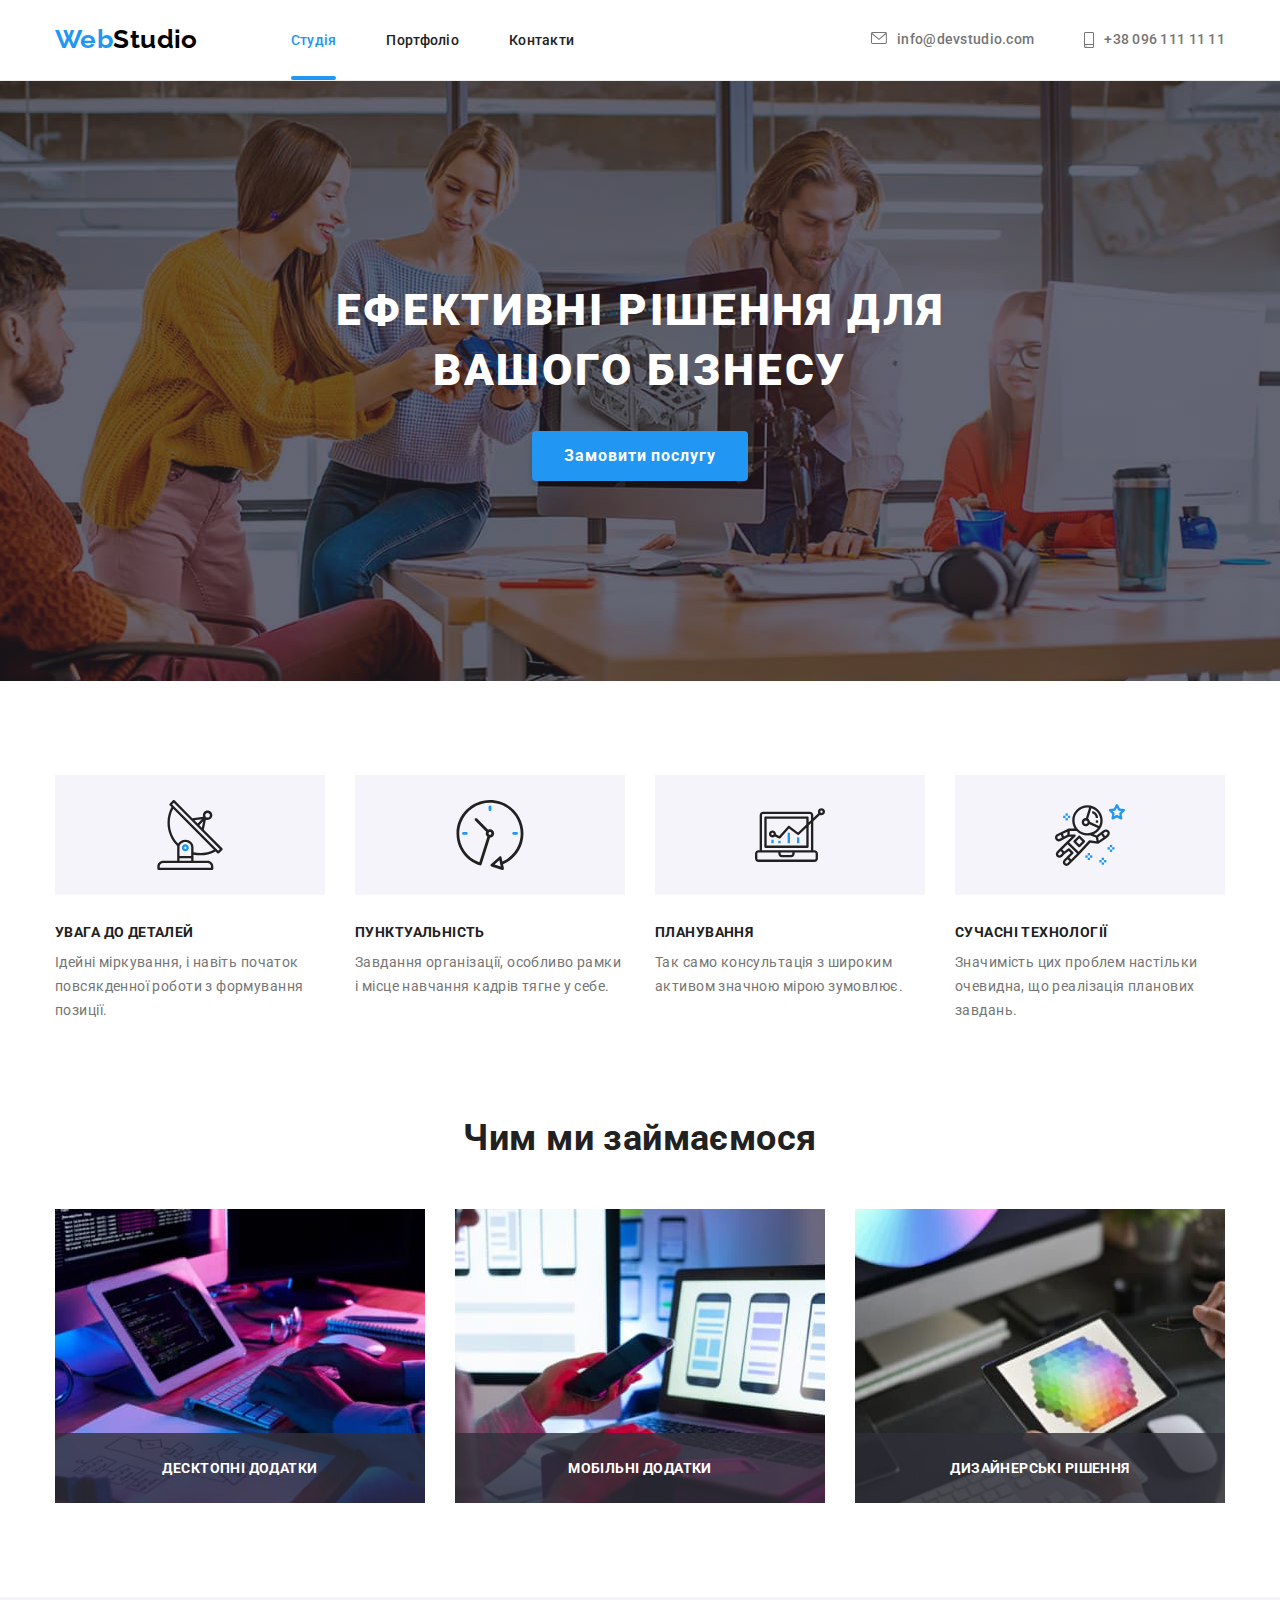
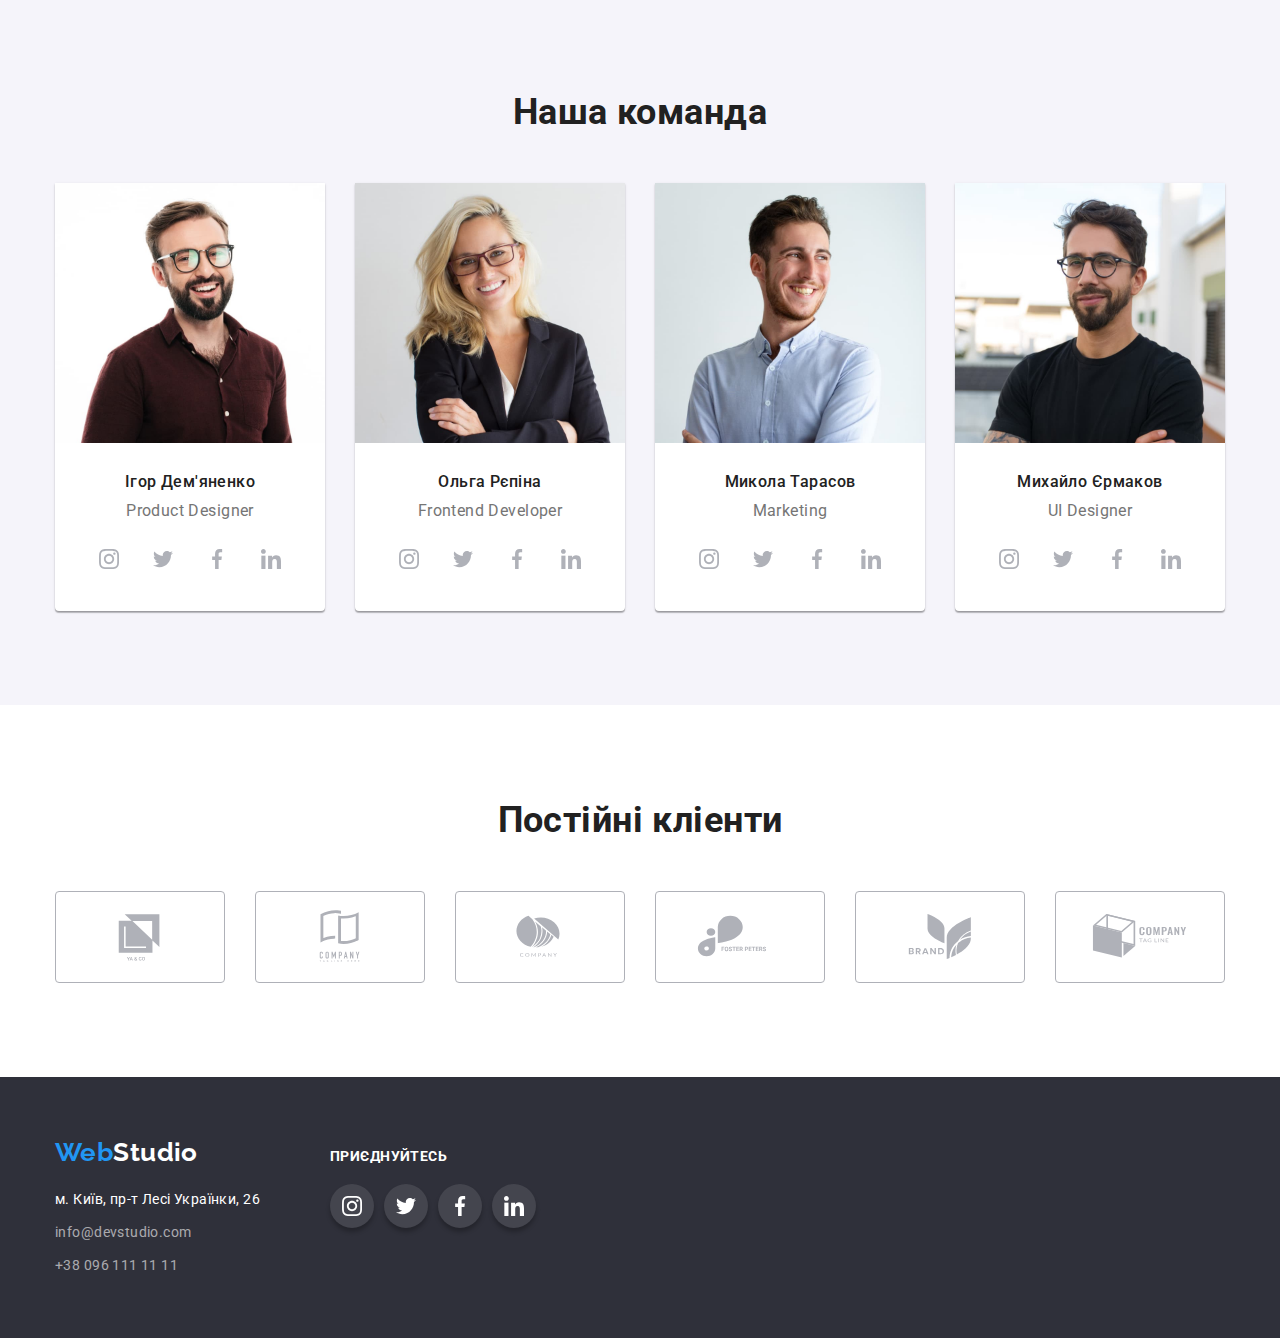
<file: index.html>
<!DOCTYPE html>
<html lang="uk">

<head>
    <meta charset="UTF-8">
    <meta http-equiv="X-UA-Compatible" content="IE=edge">
    <meta name="viewport" content="width=device-width, initial-scale=1.0">
    <title> Студія </title>
    <link rel="preconnect" href="https://fonts.googleapis.com">
    <link rel="preconnect" href="https://fonts.gstatic.com" crossorigin>
    <link
        href="https://fonts.googleapis.com/css2?family=Raleway:wght@700&family=Roboto:wght@400;500;700;900&display=swap"
        rel="stylesheet">
    <link rel="stylesheet" href="https://cdn.jsdelivr.net/npm/modern-normalize@1.1.0/modern-normalize.min.css">
    <link rel="stylesheet" href="css/styles.css">
</head>

<body>
    <header class="page-header">
        <div class="conteiner page-header-conteiner">
            <a href="./index.html" class="logo"> Web<span class="logo-black">Studio</span> </a>
            <nav class="page-navigation">
                <ul class="site-nav list">
                    <li><a href="./index.html" class="header link current">Студія</a></li>
                    <li><a href="./portfolio.html" class="header link">Портфоліо</a></li>
                    <li><a href="#" class="header link">Контакти</a></li>
                </ul>
            </nav>
            <ul class="aut-nav list">
                <li class="aut-nav-mail">
                    <a href="mailto:info@devstudio.com" class="contacts link">
                        <svg aria-label="іконка пошти" class="aut-nav-icon-mail " width="16px" height="12px">
                            <use href="./images/sprite.svg#icon-mail"></use>
                        </svg>
                        info@devstudio.com</a>
                </li>
                <li>
                    <a href="tel:+380961111111" class="contacts link">
                        <svg aria-label="іконка телефону" class="aut-nav-icon-phone" width="10px" height="16px">
                            <use href="./images/sprite.svg#icon-smartphone"></use>
                        </svg>
                        +38 096 111 11 11</a>
                </li>
            </ul>
        </div>

    </header>

    <main>
        <section class="section-hero">
            <div class="conteiner ">
                <h1 class="title">
                    Ефективні рішення для вашого бізнесу
                </h1>
                <button type="button" class="button" data-modal-open>Замовити послугу</button>
            </div>

        </section>
        <section class="section">
            <div class="conteiner">
                <h2 class="heading visually-hidden"> Наші особливості </h2>
                <ul class="item">
                    <li>
                        <div class="example-icon">
                            <svg aria-label="іконка антени" width="70px" height="70px">
                                <use href="./images/sprite.svg#icon-antenna"></use>
                            </svg>
                        </div>

                        <h3 class="subtitle">Увага до деталей</h3>
                        <p class="text">Ідейні міркування, і навіть початок повсякденної роботи з формування позиції.
                        </p>
                    </li>
                    <li>
                        <div class="example-icon">
                            <svg aria-label="іконка годинника" width="70px" height="70px">
                                <use href="./images/sprite.svg#icon-clock"></use>
                            </svg>
                        </div>
                        <h3 class="subtitle">Пунктуальність</h3>
                        <p class="text">Завдання організації, особливо рамки і місце навчання кадрів тягне у себе.</p>
                    </li>
                    <li>
                        <div class="example-icon">
                            <svg aria-label="іконка діаграмми" width="70px" height="70px">
                                <use href="./images/sprite.svg#icon-diagram"></use>
                            </svg>
                        </div>
                        <h3 class="subtitle">Планування</h3>
                        <p class="text">Так само консультація з широким активом значною мірою зумовлює.</p>
                    </li>
                    <li>
                        <div class="example-icon">
                            <svg aria-label="іконка астронафта" width="70px" height="70px">
                                <use href="./images/sprite.svg#icon-astronaut"></use>
                            </svg>
                        </div>
                        <h3 class="subtitle">Сучасні технології</h3>
                        <p class="text">Значимість цих проблем настільки очевидна, що реалізація планових завдань.</p>
                    </li>
                </ul>
            </div>

        </section>
        <section class="about-section">
            <div class="conteiner">
                <h2 class="heading about-heading">
                    Чим ми займаємося
                </h2>
                <ul class="item">
                    <li class="item-about">
                            <img src="./images/about_img_1.jpg" alt="робота з компьютером" width="370">
                            <p class="item-about-img"> Десктопні додатки</p>
                    </li>
                    <li class="item-about">
                            <img src="./images/about_img_2.jpg" alt="робота з мобільним телефоном" width="370">
                            <p class="item-about-img"> Мобільні додатки</p>
                    </li>
                    <li class="item-about">
                            <img src="./images/about_img_3.jpg" alt="робота з планшетом" width="370">
                            <p class="item-about-img"> Дизайнерські рішення</p>
                    </li>
                </ul>
            </div>

        </section>
        <section class="section about-team">
            <div class="conteiner">
                <h2 class="heading team-heading">
                    Наша команда
                </h2>
                <ul class="item ">
                    <li class="employees">
                        <img src="./images/team_card_1.jpg" alt="дизайнер продукту" width="270" height="260">
                        <div class="employees-about">
                            <h3 class="name">Ігор Дем'яненко</h3>
                            <p class="about">Product Designer</p>
                            <ul class="social-list list">
                                <li class="social-list-item">
                                    <a class="social-list-link" href="">
                                        <svg aria-label="іконка інстаграму" class="social-list-icon">
                                            <use href="./images/sprite.svg#icon-instagram"></use>
                                        </svg>
                                    </a>
                                </li>
                                <li class="social-list-item">
                                    <a class="social-list-link" href="">
                                        <svg aria-label="іконка твітеру" class="social-list-icon">
                                            <use href="./images/sprite.svg#icon-twitter"></use>
                                        </svg>
                                    </a>
                                </li>
                                <li class="social-list-item">
                                    <a class="social-list-link" href="">
                                        <svg aria-label="іконка фейсбуку" class="social-list-icon">
                                            <use href="./images/sprite.svg#icon-facebook"></use>
                                        </svg>
                                    </a>
                                </li>
                                <li class="social-list-item">
                                    <a class="social-list-link" href="">
                                        <svg aria-label="іконка лінкедіну" class="social-list-icon">
                                            <use href="./images/sprite.svg#icon-linkedin"></use>
                                        </svg>
                                    </a>
                                </li>
                            </ul>
                        </div>
                    </li>
                    <li class="employees">
                        <img src="./images/team_card_2.jpg" alt="розробник інтерфейсу" width="270" height="260">
                        <div class="employees-about">
                            <h3 class="name">Ольга Рєпіна</h3>
                            <p class="about">Frontend Developer</p>
                            <ul class="social-list list">
                                <li class="social-list-item">
                                    <a class="social-list-link" href="">
                                        <svg aria-label="іконка інстаграму" class="social-list-icon">
                                            <use href="./images/sprite.svg#icon-instagram"></use>
                                        </svg>
                                    </a>
                                </li>
                                <li class="social-list-item">
                                    <a class="social-list-link" href="">
                                        <svg aria-label="іконка твітеру" class="social-list-icon">
                                            <use href="./images/sprite.svg#icon-twitter"></use>
                                        </svg>
                                    </a>
                                </li>
                                <li class="social-list-item">
                                    <a class="social-list-link" href="">
                                        <svg aria-label="іконка фейсбуку" class="social-list-icon">
                                            <use href="./images/sprite.svg#icon-facebook"></use>
                                        </svg>
                                    </a>
                                </li>
                                <li class="social-list-item">
                                    <a class="social-list-link" href="">
                                        <svg aria-label="іконка лінкедіну" class="social-list-icon">
                                            <use href="./images/sprite.svg#icon-linkedin"></use>
                                        </svg>
                                    </a>
                                </li>
                            </ul>
                        </div>

                    </li>
                    <li class="employees">
                        <img src="./images/team_card_3.jpg" alt="маркетолог" width="270" height="260">
                        <div class="employees-about">
                            <h3 class="name">Микола Тарасов</h3>
                            <p class="about">Marketing</p>
                            <ul class="social-list list">
                                <li class="social-list-item">
                                    <a class="social-list-link" href="">
                                        <svg aria-label="іконка інстаграму" class="social-list-icon">
                                            <use href="./images/sprite.svg#icon-instagram"></use>
                                        </svg>
                                    </a>
                                </li>
                                <li class="social-list-item">
                                    <a class="social-list-link" href="">
                                        <svg aria-label="іконка твітеру" class="social-list-icon">
                                            <use href="./images/sprite.svg#icon-twitter"></use>
                                        </svg>
                                    </a>
                                </li>
                                <li class="social-list-item">
                                    <a class="social-list-link" href="">
                                        <svg aria-label="іконка фейсбуку" class="social-list-icon">
                                            <use href="./images/sprite.svg#icon-facebook"></use>
                                        </svg>
                                    </a>
                                </li>
                                <li class="social-list-item">
                                    <a class="social-list-link" href="">
                                        <svg aria-label="іконка лінкедіну" class="social-list-icon">
                                            <use href="./images/sprite.svg#icon-linkedin"></use>
                                        </svg>
                                    </a>
                                </li>
                            </ul>
                        </div>

                    </li>
                    <li class="employees">
                        <img src="./images/team_card_4.jpg" alt="дизайнер интерфейсу" width="270" height="260">
                        <div class="employees-about">
                            <h3 class="name">Михайло Єрмаков</h3>
                            <p class="about">UI Designer</p>
                            <ul class="social-list list">
                                <li class="social-list-item">
                                    <a class="social-list-link" href="">
                                        <svg aria-label="іконка інстаграму" class="social-list-icon">
                                            <use href="./images/sprite.svg#icon-instagram"></use>
                                        </svg>
                                    </a>
                                </li>
                                <li class="social-list-item">
                                    <a class="social-list-link" href="">
                                        <svg aria-label="іконка твітеру" class="social-list-icon">
                                            <use href="./images/sprite.svg#icon-twitter"></use>
                                        </svg>
                                    </a>
                                </li>
                                <li class="social-list-item">
                                    <a class="social-list-link" href="">
                                        <svg aria-label="іконка фейсбуку" class="social-list-icon">
                                            <use href="./images/sprite.svg#icon-facebook"></use>
                                        </svg>
                                    </a>
                                </li>
                                <li class="social-list-item">
                                    <a class="social-list-link" href="">
                                        <svg aria-label="іконка лінкедіну" class="social-list-icon">
                                            <use href="./images/sprite.svg#icon-linkedin"></use>
                                        </svg>
                                    </a>
                                </li>
                            </ul>
                        </div>
                    </li>
                </ul>
            </div>
        </section>
        <section class="clients">
            <div class="conteiner">
                <h2 class="heading team-heading">
                    Постійні кліенти
                </h2>
                <ul class="clients-list list">
                    <li class="clients-list-item">
                        <a class="clients-list-link" href="">
                            <svg class="clients-list-icon" width="106px" height="60px">
                                <use href="./images/sprite.svg#icon-Logo-1"></use>
                            </svg>
                        </a>
                    </li>
                    <li class="clients-list-item">
                        <a class="clients-list-link" href="">
                            <svg class="clients-list-icon" width="106px" height="60px">
                                <use href="./images/sprite.svg#icon-Logo-2"></use>
                            </svg>
                        </a>
                    </li>
                    <li class="clients-list-item">
                        <a class="clients-list-link" href="">
                            <svg class="clients-list-icon" width="106px" height="60px">
                                <use href="./images/sprite.svg#icon-Logo-3"></use>
                            </svg>
                        </a>
                    </li>
                    <li class="clients-list-item">
                        <a class="clients-list-link" href="">
                            <svg class="clients-list-icon" width="106px" height="60px">
                                <use href="./images/sprite.svg#icon-Logo-4"></use>
                            </svg>
                        </a>
                    </li>
                    <li class="clients-list-item">
                        <a class="clients-list-link" href="">
                            <svg class="clients-list-icon" width="106px" height="60px">
                                <use href="./images/sprite.svg#icon-Logo-5"></use>
                            </svg>
                        </a>
                    </li>
                    <li class="clients-list-item">
                        <a class="clients-list-link" href="">
                            <svg class="clients-list-icon" width="106px" height="60px">
                                <use href="./images/sprite.svg#icon-Logo-6"></use>
                            </svg>
                        </a>
                    </li>
                </ul>
    </main>

    <footer>
        <div class="footer-container conteiner">
            <div>
                <a href="./index.html" class="logo-footer"> Web<span class="logo-white">Studio</span> </a>
                <address class="contacts-footer" id="contacts">
                    <ul class="item-footer">
                        <li> <a href="https://goo.gl/maps/CPtrU1FHBa2aNyZL9" target="_blank"
                                rel="noopener noreferrer nofollow" class="address">м. Київ, пр-т Лесі Українки, 26</a>
                        </li>
                        <li class="address-footer"> <a href="mailto:info@devstudio.com" class="mail">
                                info@devstudio.com</a> </li>
                        <li class="address-footer"> <a href="tel:+380961111111" class="phone"> +38 096 111 11 11 </a>
                        </li>
                    </ul>
                </address>
            </div>
            <div class=" footer-social-network">
                <p class="footer-join">приєднуйтесь</p>
                <ul class="footer-list list">
                    <li class="footer-list-item">
                        <a class="footer-list-link" href="">
                            <svg aria-label="іконка інстаграму" class="footer-list-icon">
                                <use href="./images/sprite.svg#icon-instagram"></use>
                            </svg>
                        </a>
                    </li>
                    <li class="footer-list-item">
                        <a class="footer-list-link" href="">
                            <svg aria-label="іконка твітеру" class="footer-list-icon">
                                <use href="./images/sprite.svg#icon-twitter"></use>
                            </svg>
                        </a>
                    </li>
                    <li class="footer-list-item">
                        <a class="footer-list-link" href="">
                            <svg aria-label="іконка фейсбуку" class="footer-list-icon">
                                <use href="./images/sprite.svg#icon-facebook"></use>
                            </svg>
                        </a>
                    </li>
                    <li class="footer-list-item">
                        <a class="footer-list-link" href="">
                            <svg aria-label="іконка лінкедіну" class="footer-list-icon">
                                <use href="./images/sprite.svg#icon-linkedin"></use>
                            </svg>
                        </a>
                    </li>
                </ul>
            </div>
        </div>
    </footer>
    <div class="backdrop is-hidden" data-modal>
        <div class="modal">
            <button type="button" class="modal-close-button" data-modal-close>
                <svg class="model-close-icon" width="18px" height="18px">
                    <use href="./images/sprite.svg#icon-close-black"></use>
                </svg>
            </button>
        </div>
    </div>
    <script src="./js/modal.js"></script>
</body>

</html>
</file>
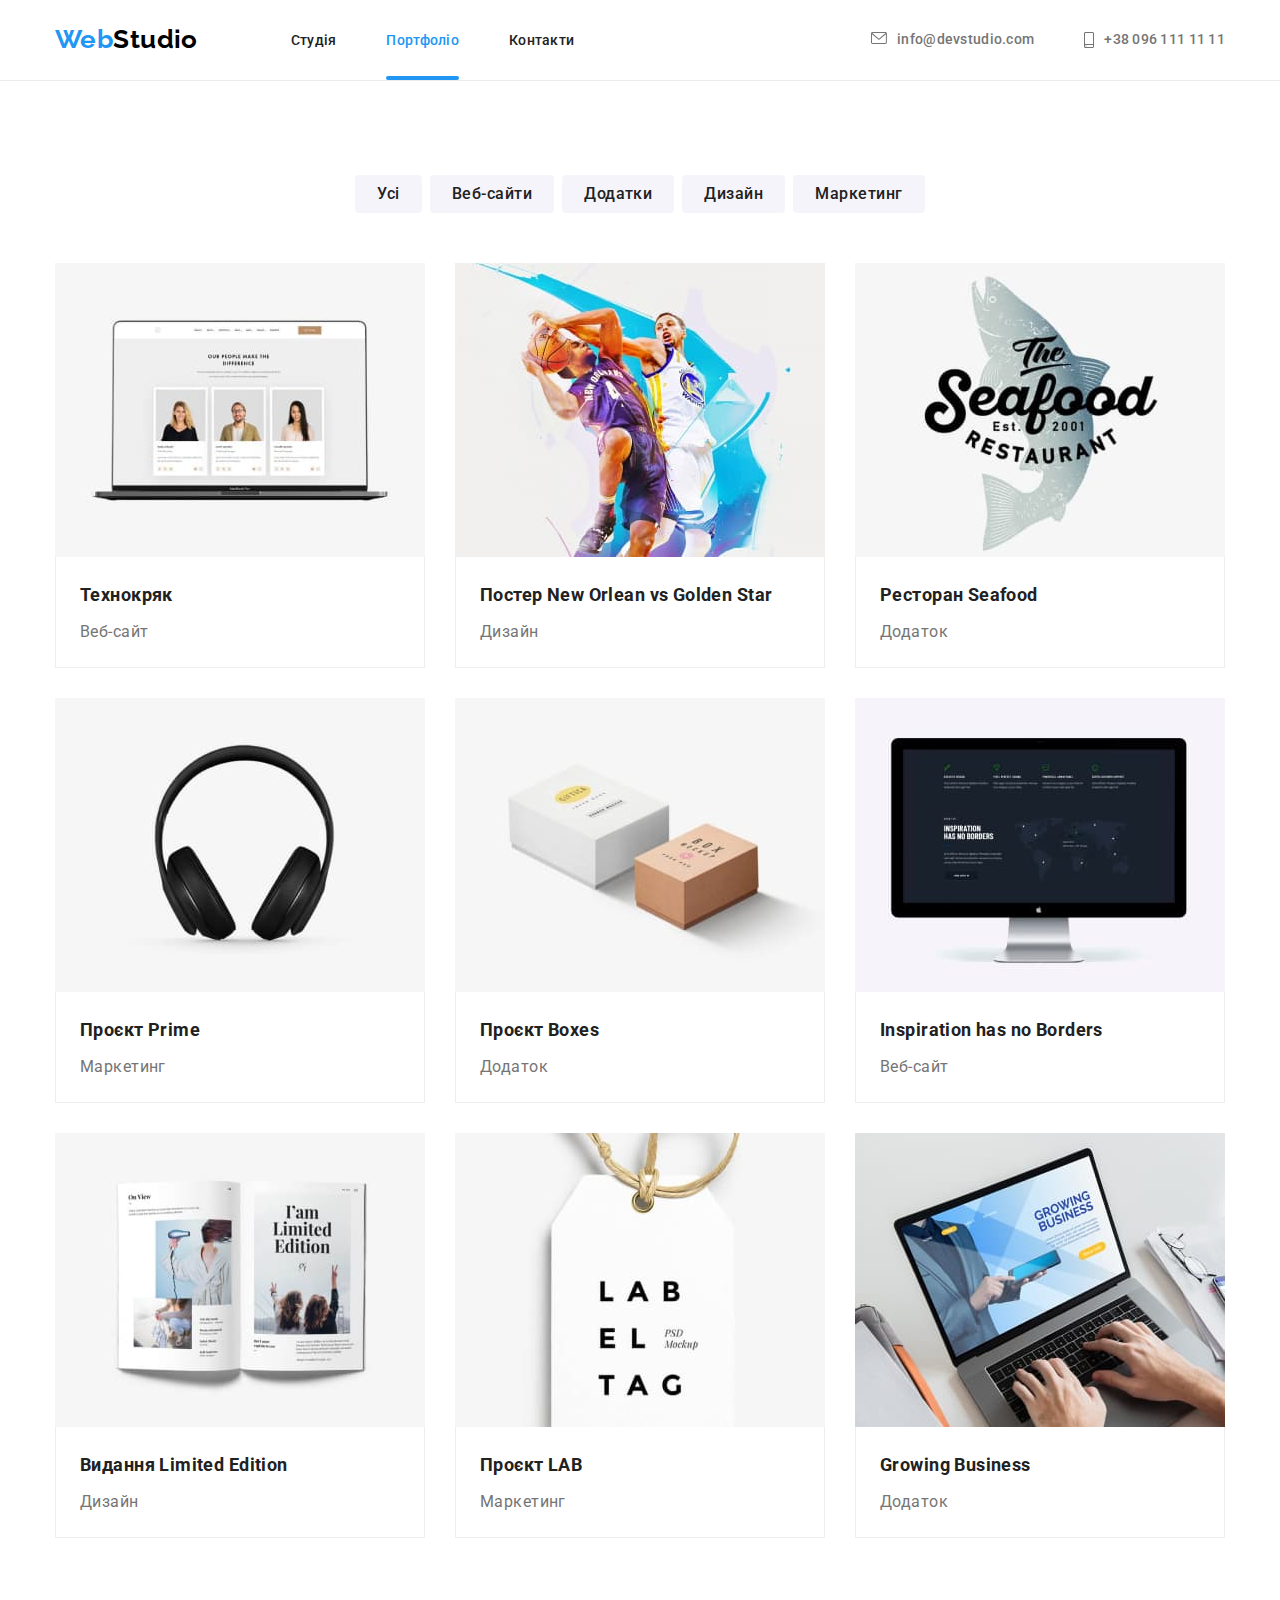
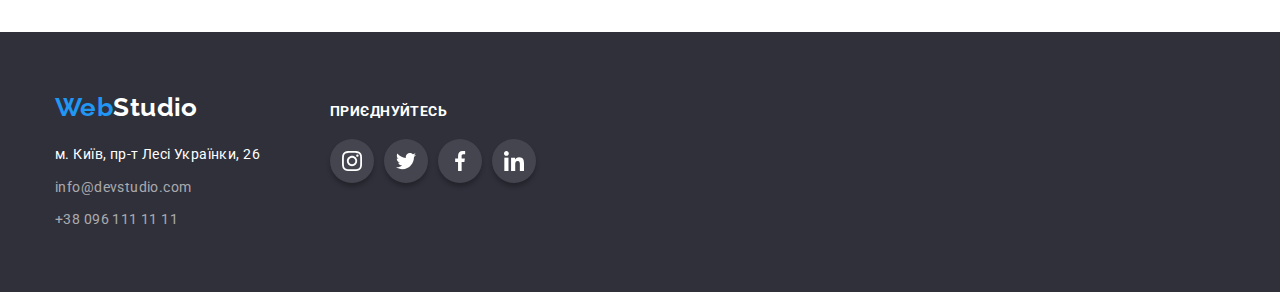
<file: portfolio.html>
<!DOCTYPE html>
<html lang="uk">
<head>
    <meta charset="UTF-8">
    <meta http-equiv="X-UA-Compatible" content="IE=edge">
    <meta name="viewport" content="width=device-width, initial-scale=1.0">
    <title> Портфоліо </title>
    <link rel="preconnect" href="https://fonts.googleapis.com">
    <link rel="preconnect" href="https://fonts.gstatic.com" crossorigin>
    <link href="https://fonts.googleapis.com/css2?family=Raleway:wght@700&family=Roboto:wght@400;500;700;900&display=swap" rel="stylesheet">
    <link rel="stylesheet" href="https://cdn.jsdelivr.net/npm/modern-normalize@1.1.0/modern-normalize.min.css">
    <link rel="stylesheet" href="css/styles.css">
</head>
<body>
    <header class="page-header">
        <div class="conteiner page-header-conteiner">
        <a href="./index.html" class="logo"> Web<span class="logo-black">Studio</span></a>
        <nav>
            <ul class="site-nav list">
                <li><a href="./index.html" class="header link">Студія</a></li>
                <li><a href="./portfolio.html" class="header link current">Портфоліо</a></li>
                <li><a href="#" class="header link">Контакти</a></li>
            </ul>
        </nav>
        <ul class="aut-nav list">
            <li class="aut-nav-mail"><a href="mailto:info@devstudio.com" class="contacts link">
                                    <svg aria-label="іконка пошти" class="aut-nav-icon-mail " width="16px" height="12px">
                                        <use href="./images/sprite.svg#icon-mail"></use>
                                    </svg>
                info@devstudio.com</a></li>
            <li><a href="tel:+380961111111" class="contacts link">
                                    <svg aria-label="іконка телефону" class="aut-nav-icon-phone" width="10px" height="16px">
                                        <use href="./images/sprite.svg#icon-smartphone"></use>
                                    </svg>
                +38 096 111 11 11</a></li>
        </ul>
        </div>
      </header>
      <main>
        <section class="section portfolio-section">
            <div class="conteiner">
        <h1 class="heading visually-hidden">Портфоліо</h1>
        <ul class="item-button">
            <li><button type="button" class="button-portfolio">Усі</button></li>
            <li><button type="button" class="button-portfolio">Веб-сайти</button></li>
            <li><button type="button" class="button-portfolio">Додатки</button></li>
            <li><button type="button" class="button-portfolio">Дизайн</button></li>
            <li><button type="button" class="button-portfolio">Маркетинг</button></li>
        </ul>
                            <ul class="item-img">
                                <li>
                                    <a class="item-img-portfolio link" href="">
                                    <div class="portfolio-overlay">
                                    <img src="./images/portfolio-img-1.jpg" alt="приклад створенного веб-сайту" width="370">
                                    <p class="overlay">Ресурс пропонує комплексні пропозиції з різним рівнем функціоналу та сервісів. Все це дозволить
                                        відвідувачу отримати
                                        вичерпні відомості про компанію чи приватну особу.</p>
                                    </div>
                                    <div class="portfolio-img">
                                    <h2 class="name-portfolio">Технокряк</h2>
                                    <p class="about-portfolio">Веб-сайт</p>
                                    </div>
                                    </a>

                                </li>
                                <li>
                                    <a class="item-img-portfolio link" href="">
                                    <div class="portfolio-overlay">
                                    <img src="./images/portfolio-img-2.jpg" alt="приклад створенного постеру New Orlean vs Golden Star" width="370">
                                    <p class="overlay">Ресурс пропонує комплексні пропозиції з різним рівнем функціоналу та сервісів. Все це дозволить
                                        відвідувачу отримати
                                        вичерпні відомості про компанію чи приватну особу.</p>
                                    </div>
                                    <div class="portfolio-img">
                                        <h2 class="name-portfolio">Постер New Orlean vs Golden Star</h2>
                                        <p class="about-portfolio">Дизайн</p>
                                    </div>
                                    </a>
                                </li>
                                <li>
                                    <a class="item-img-portfolio link" href="">
                                        <div class="portfolio-overlay">
                                            <img src="./images/portfolio-img-3.jpg" alt="приклад створенного додатку для ресторану" width="370">
                                            <p class="overlay">Ресурс пропонує комплексні пропозиції з різним рівнем функціоналу та сервісів. Все це дозволить
                                                відвідувачу отримати
                                                вичерпні відомості про компанію чи приватну особу.</p>
                                        </div>
                                    <div class="portfolio-img">
                                        <h2 class="name-portfolio">Ресторан Seafood</h2>
                                        <p class="about-portfolio">Додаток</p>
                                    </div>
                                    </a>
                                </li>
                                <li>
                                    <a class="item-img-portfolio link" href="">
                                        <div class="portfolio-overlay">
                                            <img src="./images/portfolio-img-4.jpg" alt="приклад створенного маркетингового проєкту" width="370">
                                            <p class="overlay">Ресурс пропонує комплексні пропозиції з різним рівнем функціоналу та сервісів. Все це дозволить
                                                відвідувачу отримати
                                                вичерпні відомості про компанію чи приватну особу.</p>
                                        </div>
                                    <div class="portfolio-img">
                                        <h2 class="name-portfolio">Проєкт Prime</h2>
                                        <p class="about-portfolio">Маркетинг</p>
                                    </div>
                                    </a>
                                </li>
                                <li>
                                    <a class="item-img-portfolio link" href="">
                                        <div class="portfolio-overlay">
                                            <img src="./images/portfolio-img-5.jpg" alt="приклад створенного додатку для виробницва коробок" width="370">
                                            <p class="overlay">Ресурс пропонує комплексні пропозиції з різним рівнем функціоналу та сервісів. Все це дозволить
                                                відвідувачу отримати
                                                вичерпні відомості про компанію чи приватну особу.</p>
                                        </div>
                                    <div class="portfolio-img">
                                        <h2 class="name-portfolio">Проєкт Boxes</h2>
                                        <p class="about-portfolio">Додаток</p>
                                    </div>
                                    </a>
                                </li>
                                <li>
                                    <a class="item-img-portfolio link" href="">
                                        <div class="portfolio-overlay">
                                            <img src="./images/portfolio-img-6.jpg" alt="приклад створенного веб-сайту" width="370">
                                            <p class="overlay">Ресурс пропонує комплексні пропозиції з різним рівнем функціоналу та сервісів. Все це дозволить
                                                відвідувачу отримати
                                                вичерпні відомості про компанію чи приватну особу.</p>
                                        </div>
                                    <div class="portfolio-img">
                                        <h2 class="name-portfolio">Inspiration has no Borders</h2>
                                        <p class="about-portfolio">Веб-сайт</p>
                                    </div>
                                    </a>
                                </li>
                                <li>
                                    <a class="item-img-portfolio link" href="">
                                        <div class="portfolio-overlay">
                                            <img src="./images/portfolio-img-7.jpg" alt="приклад створенного дизайну для видання" width="370">
                                            <p class="overlay">Ресурс пропонує комплексні пропозиції з різним рівнем функціоналу та сервісів. Все це дозволить
                                                відвідувачу отримати
                                                вичерпні відомості про компанію чи приватну особу.</p>
                                        </div>
                                    <div class="portfolio-img">
                                        <h2 class="name-portfolio">Видання Limited Edition</h2>
                                        <p class="about-portfolio">Дизайн</p>
                                    </div>
                                    </a>
                                </li>
                                <li>
                                    <a class="item-img-portfolio link" href="">
                                        <div class="portfolio-overlay">
                                            <img src="./images/portfolio-img-8.jpg" alt="приклад створенного маркетингового проєкту" width="370">
                                            <p class="overlay">Ресурс пропонує комплексні пропозиції з різним рівнем функціоналу та сервісів. Все це дозволить
                                                відвідувачу отримати
                                                вичерпні відомості про компанію чи приватну особу.</p>
                                        </div>
                                    <div class="portfolio-img">
                                        <h2 class="name-portfolio">Проєкт LAB</h2>
                                        <p class="about-portfolio">Маркетинг</p>
                                    </div>
                                    </a>
                                </li>
                                <li>
                                    <a class="item-img-portfolio link" href="">
                                        <div class="portfolio-overlay">
                                            <img src="./images/portfolio-img-9.jpg" alt="приклад створенного додатку" width="370">
                                            <p class="overlay">Ресурс пропонує комплексні пропозиції з різним рівнем функціоналу та сервісів. Все це дозволить
                                                відвідувачу отримати
                                                вичерпні відомості про компанію чи приватну особу.</p>
                                        </div>
                                    <div class="portfolio-img">
                                        <h2 class="name-portfolio">Growing Business</h2>
                                        <p class="about-portfolio">Додаток</p>
                                    </div>
                                    </a>
                                </li>
                            </ul>
            </div>
        </section>

      </main>
    <footer>
        <div class="footer-container conteiner">
            <div>
                <a href="./index.html" class="logo-footer"> Web<span class="logo-white">Studio</span> </a>
                <address class="contacts-footer" id="contacts">
                    <ul class="item-footer">
                        <li> <a href="https://goo.gl/maps/CPtrU1FHBa2aNyZL9" target="_blank"
                                rel="noopener noreferrer nofollow" class="address">м. Київ, пр-т Лесі Українки, 26</a> </li>
                        <li class="address-footer"> <a href="mailto:info@devstudio.com" class="mail"> info@devstudio.com</a>
                        </li>
                        <li class="address-footer"> <a href="tel:+380961111111" class="phone"> +38 096 111 11 11 </a></li>
                    </ul>
                </address>
            </div>
            <div class=" footer-social-network">
                <p class="footer-join">приєднуйтесь</p>
                <ul class="footer-list list">
                    <li class="footer-list-item">
                        <a class="footer-list-link" href="">
                            <svg aria-label="іконка інстаграму" class="footer-list-icon">
                                <use href="./images/sprite.svg#icon-instagram"></use>
                            </svg>
                        </a>
                    </li>
                    <li class="footer-list-item">
                        <a class="footer-list-link" href="">
                            <svg aria-label="іконка твітеру" class="footer-list-icon">
                                <use href="./images/sprite.svg#icon-twitter"></use>
                            </svg>
                        </a>
                    </li>
                    <li class="footer-list-item">
                        <a class="footer-list-link" href="">
                            <svg aria-label="іконка фейсбуку" class="footer-list-icon">
                                <use href="./images/sprite.svg#icon-facebook"></use>
                            </svg>
                        </a>
                    </li>
                    <li class="footer-list-item">
                        <a class="footer-list-link" href="">
                            <svg aria-label="іконка лінкедіну" class="footer-list-icon">
                                <use href="./images/sprite.svg#icon-linkedin"></use>
                            </svg>
                        </a>
                    </li>
                </ul>
            </div>
        </div>
    
    
    </footer>
</body>
</html>
</file>
<file: css/styles.css>
:root {
--primary-font: 'Roboto', sans-serif;
--secondary-font: 'Raleway', sans-serif;
--primary-text-color:#212121;
--second-text-color:#757575;
--accent-color: #2196F3;
--primary-bg-color: #FFFFFF;

}
h1, h2, h3, h4, p {
margin-top: 0;
margin-bottom: 0;
}

ul, ol{
    margin-top: 0;
    margin-bottom: 0;
    padding-left: 0;
}

img{
    display: block;
}

.conteiner{
width: 1200px;
margin-left: auto;
margin-right: auto;
padding-left: 15px;
padding-right: 15px;
}

.page-header{
    border-bottom: 1px solid #ECECEC;
}

body{
background-color:var(--primary-bg-color);
font-family: var(--primary-font);
color: var(--primary-text-color);
font-size: 14px;
letter-spacing: 0.03em;
}
 /* header */
.page-header-conteiner{
display: flex;
align-items: center;
}



.logo{
color:var(--accent-color);
font-family: var(--secondary-font);
text-decoration: none;
font-weight: 700;
font-size: 26px;
line-height: 1.19;
margin-right: 93px;
padding-top: 24px;
padding-bottom: 25px;
}

.logo-black{
color: #000000;
font-family: var(--secondary-font);
}

.logo-white{
color: #FFFFFF;
font-family: var(--secondary-font);
}

.page-navigation{
display: flex;
}

.site-nav{
    display: flex;
    column-gap: 50px;
}

.site-nav .link.current{
color: var(--accent-color);
}

.header{
font-style: normal;
position: relative;
font-weight: 500;
line-height: 1.14;
letter-spacing: 0.02em;   
padding-top: 32px;
padding-bottom: 32px;
}




.header:hover,
.header:focus{
color: var(--accent-color);

}

.current::after{
    content: '';
    position: absolute;
    width: 100%;
    height: 4px;
    bottom: 0;
    left: 0;
    border-radius: 2px;
    background-color: var(--accent-color);
}


.list{
list-style: none;
text-decoration: none;
}

.aut-nav{
display: flex;
margin-left: auto;
align-items: center;
}

.aut-nav-icon-mail{
    margin-right: 10px;
}


.aut-nav-mail{
margin-right: 50px;

}

.aut-nav-icon-phone{
    margin-right: 10px;

}

.link {
color: var(--primary-text-color);
text-decoration: none;

}


.link:hover,
.link:focus{
color: var(--accent-color);

}

.contacts{
font-style: normal;
font-weight: 500;
line-height: 1.14;
letter-spacing: 0.02em;
color:var(--second-text-color);
padding-top: 32px;
padding-bottom: 32px;
fill: currentColor;
display: flex;
transition: color 250ms cubic-bezier(0.4, 0, 0.2, 1);
}

/* main */
.section {
    padding-top: 94px;
    padding-bottom: 94px;
}

.section-hero{
background-color: #2F303A ;
text-align: center;
padding: 200px 0;
background-color: #C4C4C4;
background-image: linear-gradient(rgba(47, 48, 58, 0.4),rgba(47, 48, 58, 0.4)), url('../images/fon.jpg');
background-size: cover;
background-position: center;
background-repeat: no-repeat;
max-width: 1600px;
height: 600px;
margin: 0 auto;
}

.title{
font-weight: 900;
font-size: 44px;
line-height: 1.36;
letter-spacing: 0.06em;
color: #FFFFFF;
text-transform: uppercase;
width: 696px;
margin: 0 auto;
}

.button{
color: #ffffff;
cursor: pointer;
background:var(--accent-color);
box-shadow: 0px 4px 4px rgba(0, 0, 0, 0.15);
border: none;
border-radius: 4px;
font-weight: 700;
font-size: 16px;
line-height: 1.88;
letter-spacing: 0.06em;
padding-left: 32px;
padding-right: 32px;
padding-top: 10px;
padding-bottom: 10px;
margin-top: 30px;
}

.heading{
font-weight: 700;
font-size: 36px;
line-height: 1.17;

}

.about-heading{
margin-bottom: 50px;
}


.visually-hidden {
    position: absolute;
    white-space: nowrap;
    width: 1px;
    height: 1px;
    overflow: hidden;
    border: 0;
    padding: 0;
    clip: rect(0 0 0 0);
    clip-path: inset(50%);
    margin: -1px;
}

.item{
 display: flex;
column-gap: 30px;
}

.item-about{
    position: relative;
}


.item-about-img{
    position: absolute;
    color: var(--primary-bg-color);
    background-color: rgba(47, 48, 58, 0.8);
    bottom: 0;
    line-height: 1.17;
    width: 370px;
    height: 70px;
    display: flex;
    align-items: center;
    justify-content: center;
    text-transform: uppercase;
    font-weight: 700;
}

.example-icon{
display: flex;
align-items: center;
justify-content: center;
width: 270px;
height: 120px;
background-color: #F5F4FA;
margin-bottom: 30px;
}

img {
    display: block;
    max-width: 100%;
    height: auto;
}

.subtitle{
font-weight: 700;
line-height: 1.14;
text-transform: uppercase;
font-size: 14px;
}

.about-section{
    text-align: center;
     padding-bottom: 94px;
}

.text{
line-height: 1.71;
color: var(--second-text-color);
margin-top: 10px;
}

.team-heading{
    margin-bottom: 50px;
}

.about-team{
    background-color: #F5F4FA;
    text-align: center;
}

.employees{
    background: #FFFFFF;
        box-shadow: 0px 1px 3px rgba(0, 0, 0, 0.12), 0px 1px 1px rgba(0, 0, 0, 0.14), 0px 2px 1px rgba(0, 0, 0, 0.2);
        border-radius: 0px 0px 4px 4px;
}

.employees-about{
    padding-top: 30px;
    padding-bottom: 30px;
}

.name{
font-weight: 500;
font-size: 16px;
line-height: 1.18;
}

.about{
font-weight: 400;
font-size: 16px;
line-height: 1.18;
color:var(--second-text-color);
margin-top: 10px;
margin-bottom: 16px;
}

.social-list{
    display: flex;
    justify-content: center;
    column-gap: 10px;
}

.social-list-link{
    display: flex;
    align-items: center;
    justify-content: center;
    width: 44px;
    height: 44px;
    border-radius: 50%;
    color: #AFB1B8;
    background-color: var(--primary-bg-color);
    transition: background-color 250ms cubic-bezier(0.4, 0, 0.2, 1), color 250ms cubic-bezier(0.4, 0, 0.2, 1);
}
.social-list-link:hover,
.social-list-link:focus{
    background-color: var(--accent-color);
    color: var(--primary-bg-color);

}


.social-list-icon{
    width: 20px;
    height: 20px;
    fill: currentColor;
}


.item{
list-style: none;
}

.clients{
        text-align: center;
        padding-top: 94px;
            padding-bottom: 94px;
}

.clients-list {
    display: flex;
    justify-content: center;
    column-gap: 30px;
}

.clients-list-link{
        display: flex;
            align-items: center;
            justify-content: center;
            width: 170px;
            height: 92px;
            border: 1px solid #AFB1B8;
            color: #AFB1B8;
            border-radius: 4px;
            transition:border 250ms cubic-bezier(0.4, 0, 0.2, 1), color 250ms cubic-bezier(0.4, 0, 0.2, 1);
}

.clients-list-link:hover,
.clients-list-link:focus{
border: 1px solid var(--accent-color);
color: var(--accent-color);
}


.clients-list-icon{
fill: currentColor;

}

/* footer */
footer{
background-color: #2F303A;
padding-bottom: 60px;
padding-top: 60px;
/* display: flex; */
}

.footer-container{
display: flex;
align-items: baseline;
}

.logo-footer {
    color: var(--accent-color);
    font-family: var(--secondary-font);
    text-decoration: none;
    font-weight: 700;
    font-size: 26px;
    line-height: 1.19;
}

.contacts-footer{
margin-top: 20px;
}

.item-footer {
    list-style: none;
}

.address-footer{
margin-top: 9px;
}

.address{
font-family: var(--primary-font);
font-style: normal;
line-height: 1.71;
color: #FFFFFF;
list-style: none;
text-decoration: none;
transition: color 250ms cubic-bezier(0.4, 0, 0.2, 1);
}

.address:hover,
.address:focus {
    color: var(--accent-color);

}


.mail{
font-family: var(--primary-font);
font-style: normal;
font-size: 14px;
line-height: 1.71;
color: rgba(255, 255, 255, 0.6);
list-style: none;
text-decoration: none;
transition: color 250ms cubic-bezier(0.4, 0, 0.2, 1);
}

.mail:hover,
.mail:focus {
    color: var(--accent-color);

}

.phone{
font-family: var(--primary-font);
font-style: normal;
font-size: 14px;
line-height: 1.71;
color: rgba(255, 255, 255, 0.6);
list-style: none;
text-decoration: none;
transition: color 250ms cubic-bezier(0.4, 0, 0.2, 1);
}

.phone:hover,
.phone:focus {
    color: var(--accent-color);
}

.footer-social-network{
    margin-left: 70px;
}

.footer-list {
    display: flex;
    /* align-items: baseline; */
    /* justify-content: center; */
    /* margin-top: 48px;
    margin-bottom: 40px;
    margin-left: 70px;
    margin-right: 1040px; */

    column-gap: 10px;
}

.footer-join{
        font-weight: 700;
        line-height: 16px;
        text-transform: uppercase;
        color: var(--primary-bg-color);
        margin-bottom: 20px;
}

.footer-list-link {
    display: flex;
    align-items: center;
    justify-content: center;
    width: 44px;
    height: 44px;
    border-radius: 50%;
    background-color: rgba(255, 255, 255, 0.1);;
    box-shadow: 0px 4px 4px rgba(0, 0, 0, 0.25);
    transition: background-color 250ms cubic-bezier(0.4, 0, 0.2, 1);
}

.footer-list-link:hover,
.footer-list-link:focus {
    background-color: var(--accent-color);
}

.footer-list-link:hover .footer-list-icon,
.footer-list-link:focus .footer-list-icon {
    fill: var(--primary-bg-color);
}

.footer-list-icon {
    width: 20px;
    height: 20px;
    fill: #FFFFFF;
}

/* portfolio */

.item-button {
    list-style: none;
    display: flex;
    column-gap: 8px;
    margin-bottom: 50px;
    justify-content: center;
}

.item-img {
    list-style: none;
    display: flex;
    flex-wrap: wrap;
    gap: 30px;
}

.item-img-portfolio{
    display: block;
    transition: box-shadow 250ms cubic-bezier(0.4, 0, 0.2, 1);
}

.item-img-portfolio:hover,
.item-img-portfolio:focus{
    box-shadow: 0px 1px 1px rgba(0, 0, 0, 0.12), 0px 4px 4px rgba(0, 0, 0, 0.06), 1px 4px 6px rgba(0, 0, 0, 0.16);
}

.portfolio-overlay{
    position: relative;
    overflow: hidden;
}

.overlay{
    position: absolute;
    top: 0;
    left: 0;
    width: 100%;
    height: 100%;
    font-size: 18px;
    line-height: 28px;
    letter-spacing: 0.03em;
    color: #FFFFFF;
    background-color: var(--accent-color);
    padding: 63px 24px;
    transform: translateY(100%);
    transition: transform 250ms cubic-bezier(0.4, 0, 0.2, 1);
}

.item-img-portfolio:hover .overlay,
.item-img-portfolio:focus .overlay{
    transform: translateY(0%);
}

.portfolio-img{
        border-bottom: 1px solid #EEEEEE;
        border-left: 1px solid #EEEEEE;
        border-right: 1px solid #EEEEEE;
        padding: 20px 24px;
}

.button-portfolio{
font-family: var(--primary-font);
font-weight: 500;
font-size: 16px;
line-height: 1.62;
cursor: pointer;
color: #212121;
background-color: #F5F4FA;
border-radius: 4px;
letter-spacing: 0.03em;
border: none;
padding: 6px 22px;
transition:color 250ms cubic-bezier(0.4, 0, 0.2, 1),
background-color 250ms cubic-bezier(0.4, 0, 0.2, 1),
box-shadow 250ms cubic-bezier(0.4, 0, 0.2, 1),
}

.button-portfolio:hover,
.button-portfolio:focus{
color: var(--primary-bg-color);
background-color: var(--accent-color);
box-shadow: 0px 4px 4px rgba(0, 0, 0, 0.25);
border-radius: 4px;
}

.name-portfolio{
font-family: var(--primary-font);
font-weight: 700;
font-size: 18px;
line-height: 2;
color: var(--primary-text-color);

}

.about-portfolio{
font-family: var(--primary-font);
font-size: 16px;
line-height: 1.87;
color: #757575;
margin-top: 4px;
}

/* ////////////////////////Modal///////////////////// */

.backdrop{
    position: fixed;
    top: 0;
    left: 0;
    width: 100%;
    height: 100%;
    background-color:rgba(0, 0, 0, 0.2);
    z-index: 100;
    transition: opacity 250ms cubic-bezier(0.4, 0, 0.2, 1),
    visibility 250ms cubic-bezier(0.4, 0, 0.2, 1);
}

.backdrop.is-hidden{
    opacity: 0;
    visibility: hidden;
    pointer-events: none;
}

.modal{
    position: absolute;
    top: 50%;
    left: 50%;
    transform: translate(-50%, -50%);
    width: 528px;
    height: 581px;
    background-color: #FFFFFF;

}

.modal-close-button{
position: absolute;
top: 8px;
right: 8px;
display: flex;
justify-content: center;
align-items: center;
background-color: transparent;
border: 1px solid rgba(0, 0, 0, 0.1);
width: 30px;
height: 30px;
border-radius: 50%;
padding: 0;
fill: currentColor;
cursor: pointer;
}
</file>
